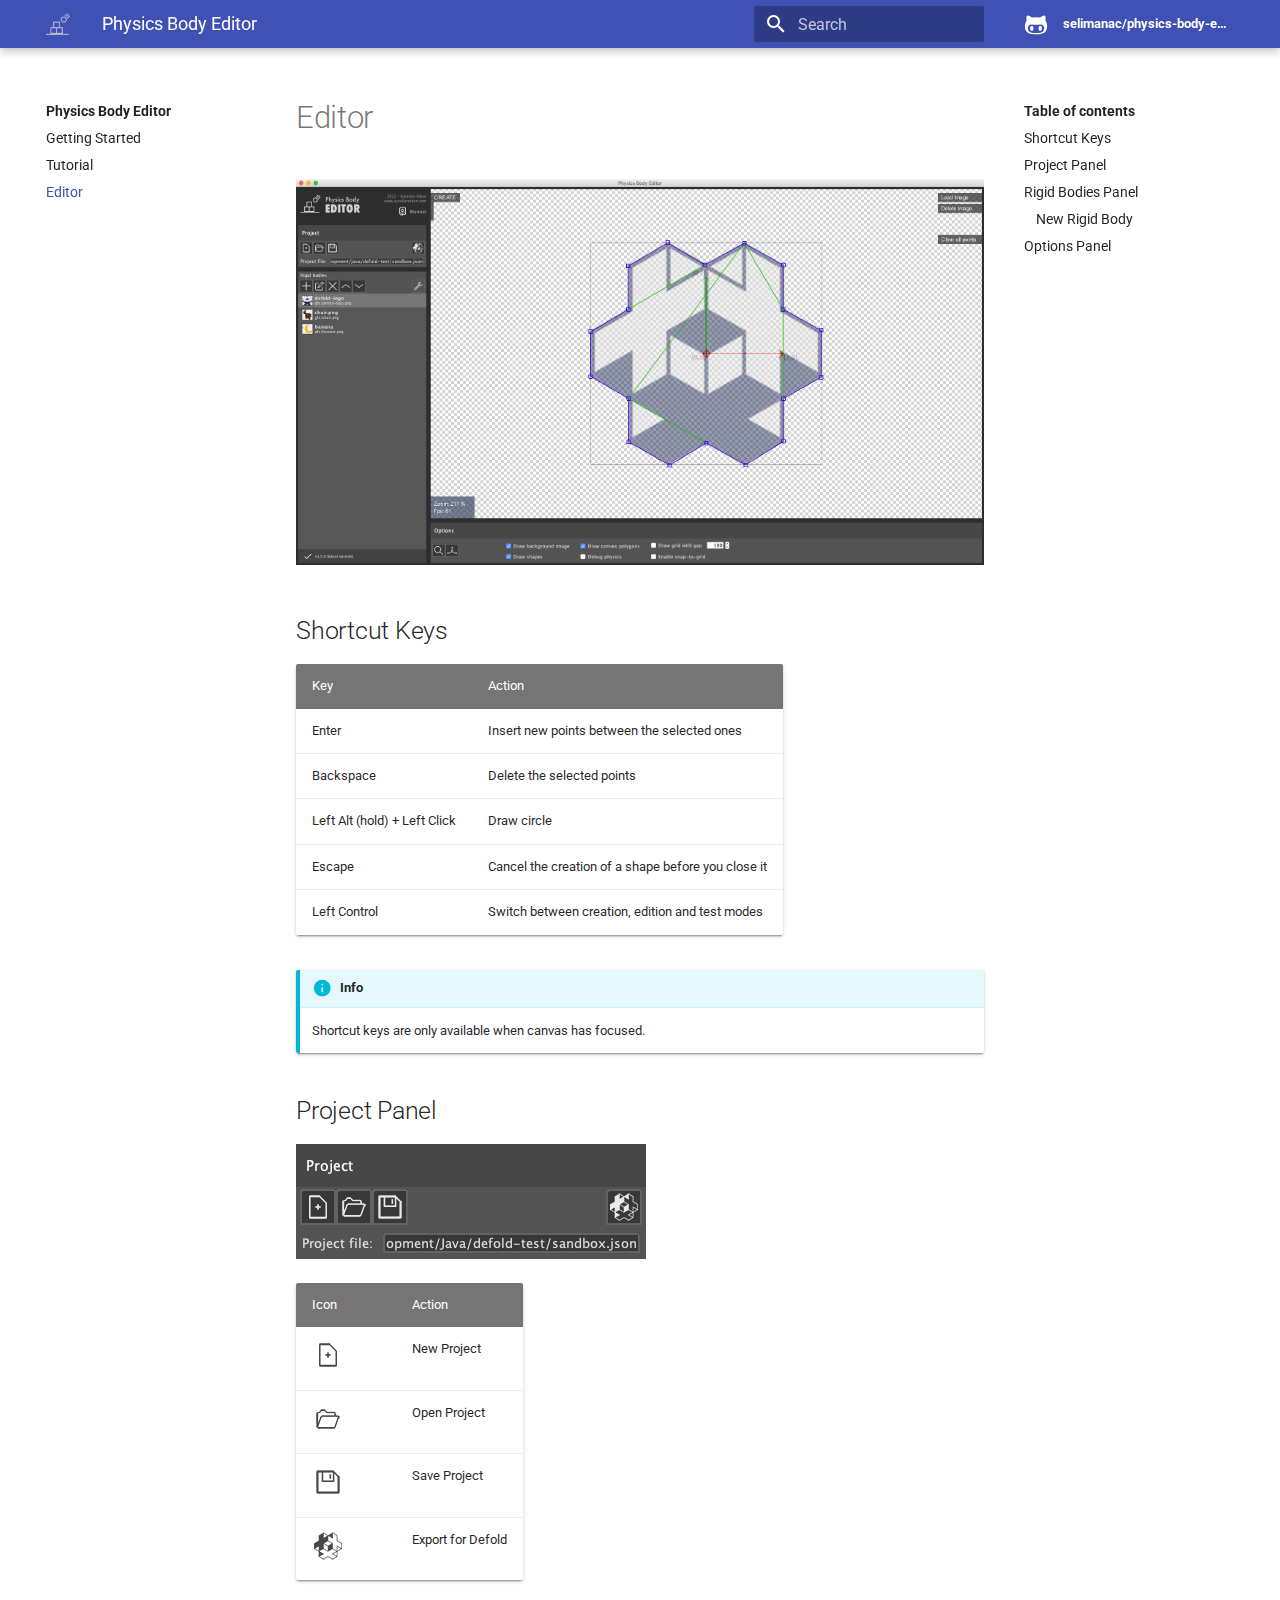
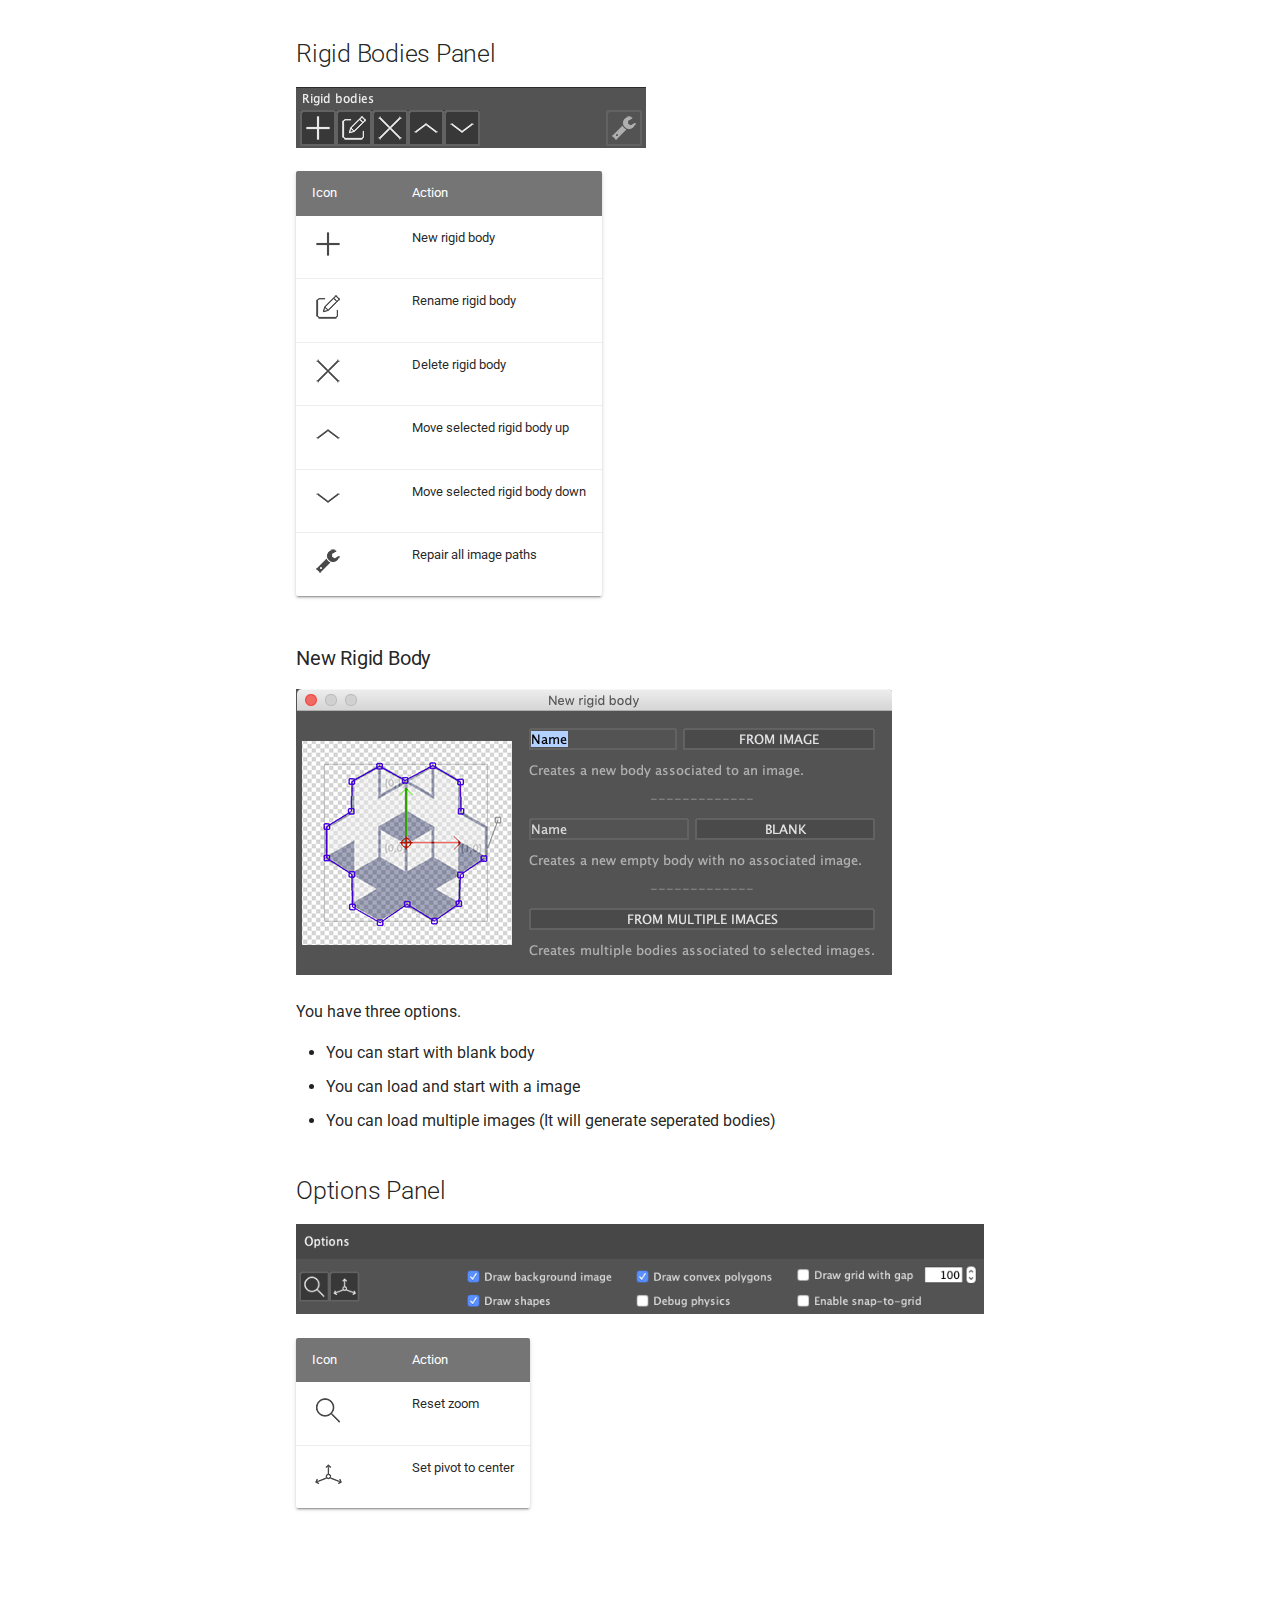
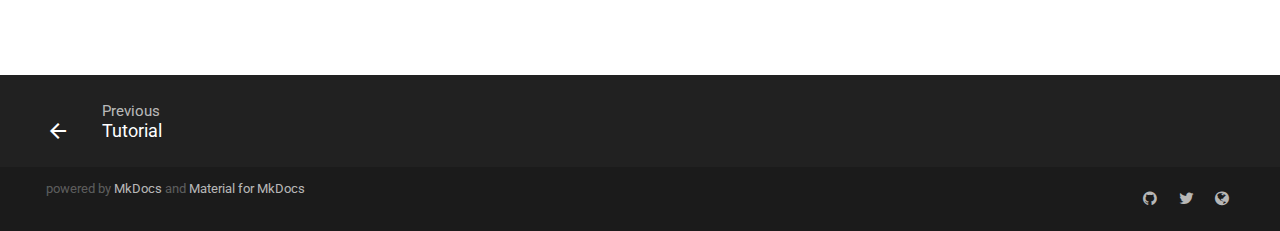
<file: docs/editor/index.html>
<!doctype html><html lang=en class=no-js> <head><meta charset=utf-8><meta name=viewport content="width=device-width,initial-scale=1"><meta http-equiv=x-ua-compatible content="ie=edge"><meta name=description content="Physics Body Editor Manual"><link href=https://selimanac.github.io/physics-body-editor/editor/ rel=canonical><meta name=author content="Selim Anaç"><meta name=lang:clipboard.copy content="Copy to clipboard"><meta name=lang:clipboard.copied content="Copied to clipboard"><meta name=lang:search.language content=en><meta name=lang:search.pipeline.stopwords content=True><meta name=lang:search.pipeline.trimmer content=True><meta name=lang:search.result.none content="No matching documents"><meta name=lang:search.result.one content="1 matching document"><meta name=lang:search.result.other content="# matching documents"><meta name=lang:search.tokenizer content=[\s\-]+><link rel="shortcut icon" href=../assets/images/favicon.png><meta name=generator content="mkdocs-1.0.4, mkdocs-material-4.4.1"><title>Editor</title><link rel=stylesheet href=../assets/stylesheets/application.30686662.css><script src=../assets/javascripts/modernizr.74668098.js></script><link href=https://fonts.gstatic.com rel=preconnect crossorigin><link rel=stylesheet href="https://fonts.googleapis.com/css?family=Roboto:300,400,400i,700|Roboto+Mono&display=fallback"><style>body,input{font-family:"Roboto","Helvetica Neue",Helvetica,Arial,sans-serif}code,kbd,pre{font-family:"Roboto Mono","Courier New",Courier,monospace}</style><link rel=stylesheet href=../assets/fonts/material-icons.css></head> <body dir=ltr> <svg class=md-svg> <defs> <svg xmlns=http://www.w3.org/2000/svg width=416 height=448 viewbox="0 0 416 448" id=__github><path fill=currentColor d="M160 304q0 10-3.125 20.5t-10.75 19T128 352t-18.125-8.5-10.75-19T96 304t3.125-20.5 10.75-19T128 256t18.125 8.5 10.75 19T160 304zm160 0q0 10-3.125 20.5t-10.75 19T288 352t-18.125-8.5-10.75-19T256 304t3.125-20.5 10.75-19T288 256t18.125 8.5 10.75 19T320 304zm40 0q0-30-17.25-51T296 232q-10.25 0-48.75 5.25Q229.5 240 208 240t-39.25-2.75Q130.75 232 120 232q-29.5 0-46.75 21T56 304q0 22 8 38.375t20.25 25.75 30.5 15 35 7.375 37.25 1.75h42q20.5 0 37.25-1.75t35-7.375 30.5-15 20.25-25.75T360 304zm56-44q0 51.75-15.25 82.75-9.5 19.25-26.375 33.25t-35.25 21.5-42.5 11.875-42.875 5.5T212 416q-19.5 0-35.5-.75t-36.875-3.125-38.125-7.5-34.25-12.875T37 371.5t-21.5-28.75Q0 312 0 260q0-59.25 34-99-6.75-20.5-6.75-42.5 0-29 12.75-54.5 27 0 47.5 9.875t47.25 30.875Q171.5 96 212 96q37 0 70 8 26.25-20.5 46.75-30.25T376 64q12.75 25.5 12.75 54.5 0 21.75-6.75 42 34 40 34 99.5z"/></svg> </defs> </svg> <input class=md-toggle data-md-toggle=drawer type=checkbox id=__drawer autocomplete=off> <input class=md-toggle data-md-toggle=search type=checkbox id=__search autocomplete=off> <label class=md-overlay data-md-component=overlay for=__drawer></label> <a href=#shortcut-keys tabindex=1 class=md-skip> Skip to content </a> <header class=md-header data-md-component=header> <nav class="md-header-nav md-grid"> <div class=md-flex> <div class="md-flex__cell md-flex__cell--shrink"> <a href=https://selimanac.github.io/physics-body-editor/ title="Physics Body Editor" class="md-header-nav__button md-logo"> <img src=../img/logo.png width=24 height=24> </a> </div> <div class="md-flex__cell md-flex__cell--shrink"> <label class="md-icon md-icon--menu md-header-nav__button" for=__drawer></label> </div> <div class="md-flex__cell md-flex__cell--stretch"> <div class="md-flex__ellipsis md-header-nav__title" data-md-component=title> <span class=md-header-nav__topic> Physics Body Editor </span> <span class=md-header-nav__topic> Editor </span> </div> </div> <div class="md-flex__cell md-flex__cell--shrink"> <label class="md-icon md-icon--search md-header-nav__button" for=__search></label> <div class=md-search data-md-component=search role=dialog> <label class=md-search__overlay for=__search></label> <div class=md-search__inner role=search> <form class=md-search__form name=search> <input type=text class=md-search__input name=query placeholder=Search autocapitalize=off autocorrect=off autocomplete=off spellcheck=false data-md-component=query data-md-state=active> <label class="md-icon md-search__icon" for=__search></label> <button type=reset class="md-icon md-search__icon" data-md-component=reset tabindex=-1> &#xE5CD; </button> </form> <div class=md-search__output> <div class=md-search__scrollwrap data-md-scrollfix> <div class=md-search-result data-md-component=result> <div class=md-search-result__meta> Type to start searching </div> <ol class=md-search-result__list></ol> </div> </div> </div> </div> </div> </div> <div class="md-flex__cell md-flex__cell--shrink"> <div class=md-header-nav__source> <a href=https://github.com/selimanac/physics-body-editor title="Go to repository" class=md-source data-md-source=github> <div class=md-source__icon> <svg viewbox="0 0 24 24" width=24 height=24> <use xlink:href=#__github width=24 height=24></use> </svg> </div> <div class=md-source__repository> selimanac/physics-body-editor </div> </a> </div> </div> </div> </nav> </header> <div class=md-container> <main class=md-main> <div class="md-main__inner md-grid" data-md-component=container> <div class="md-sidebar md-sidebar--primary" data-md-component=navigation> <div class=md-sidebar__scrollwrap> <div class=md-sidebar__inner> <nav class="md-nav md-nav--primary" data-md-level=0> <label class="md-nav__title md-nav__title--site" for=__drawer> <a href=https://selimanac.github.io/physics-body-editor/ title="Physics Body Editor" class="md-nav__button md-logo"> <img src=../img/logo.png width=48 height=48> </a> Physics Body Editor </label> <div class=md-nav__source> <a href=https://github.com/selimanac/physics-body-editor title="Go to repository" class=md-source data-md-source=github> <div class=md-source__icon> <svg viewbox="0 0 24 24" width=24 height=24> <use xlink:href=#__github width=24 height=24></use> </svg> </div> <div class=md-source__repository> selimanac/physics-body-editor </div> </a> </div> <ul class=md-nav__list data-md-scrollfix> <li class=md-nav__item> <a href=.. title="Getting Started" class=md-nav__link> Getting Started </a> </li> <li class=md-nav__item> <a href=../tutorial/ title=Tutorial class=md-nav__link> Tutorial </a> </li> <li class="md-nav__item md-nav__item--active"> <input class="md-toggle md-nav__toggle" data-md-toggle=toc type=checkbox id=__toc> <label class="md-nav__link md-nav__link--active" for=__toc> Editor </label> <a href=./ title=Editor class="md-nav__link md-nav__link--active"> Editor </a> <nav class="md-nav md-nav--secondary"> <label class=md-nav__title for=__toc>Table of contents</label> <ul class=md-nav__list data-md-scrollfix> <li class=md-nav__item> <a href=#shortcut-keys title="Shortcut Keys" class=md-nav__link> Shortcut Keys </a> </li> <li class=md-nav__item> <a href=#project-panel title="Project Panel" class=md-nav__link> Project Panel </a> </li> <li class=md-nav__item> <a href=#rigid-bodies-panel title="Rigid Bodies Panel" class=md-nav__link> Rigid Bodies Panel </a> <nav class=md-nav> <ul class=md-nav__list> <li class=md-nav__item> <a href=#new-rigid-body title="New Rigid Body" class=md-nav__link> New Rigid Body </a> </li> </ul> </nav> </li> <li class=md-nav__item> <a href=#options-panel title="Options Panel" class=md-nav__link> Options Panel </a> </li> </ul> </nav> </li> </ul> </nav> </div> </div> </div> <div class="md-sidebar md-sidebar--secondary" data-md-component=toc> <div class=md-sidebar__scrollwrap> <div class=md-sidebar__inner> <nav class="md-nav md-nav--secondary"> <label class=md-nav__title for=__toc>Table of contents</label> <ul class=md-nav__list data-md-scrollfix> <li class=md-nav__item> <a href=#shortcut-keys title="Shortcut Keys" class=md-nav__link> Shortcut Keys </a> </li> <li class=md-nav__item> <a href=#project-panel title="Project Panel" class=md-nav__link> Project Panel </a> </li> <li class=md-nav__item> <a href=#rigid-bodies-panel title="Rigid Bodies Panel" class=md-nav__link> Rigid Bodies Panel </a> <nav class=md-nav> <ul class=md-nav__list> <li class=md-nav__item> <a href=#new-rigid-body title="New Rigid Body" class=md-nav__link> New Rigid Body </a> </li> </ul> </nav> </li> <li class=md-nav__item> <a href=#options-panel title="Options Panel" class=md-nav__link> Options Panel </a> </li> </ul> </nav> </div> </div> </div> <div class=md-content> <article class="md-content__inner md-typeset"> <h1>Editor</h1> <p><img alt src=../img/screen.png></p> <h2 id=shortcut-keys>Shortcut Keys<a class=headerlink href=#shortcut-keys title="Permanent link">&para;</a></h2> <table> <thead> <tr> <th>Key</th> <th>Action</th> </tr> </thead> <tbody> <tr> <td>Enter</td> <td>Insert new points between the selected ones</td> </tr> <tr> <td>Backspace</td> <td>Delete the selected points</td> </tr> <tr> <td>Left Alt (hold) + Left Click</td> <td>Draw circle</td> </tr> <tr> <td>Escape</td> <td>Cancel the creation of a shape before you close it</td> </tr> <tr> <td>Left Control</td> <td>Switch between creation, edition and test modes</td> </tr> </tbody> </table> <div class="admonition info"> <p class=admonition-title>Info</p> <p>Shortcut keys are only available when canvas has focused.</p> </div> <h2 id=project-panel>Project Panel<a class=headerlink href=#project-panel title="Permanent link">&para;</a></h2> <p><img alt src=../img/panel_1.png></p> <table> <thead> <tr> <th>Icon</th> <th>Action</th> </tr> </thead> <tbody> <tr> <td><img alt src=../img/ic_newproject.png></td> <td>New Project</td> </tr> <tr> <td><img alt src=../img/ic_open.png></td> <td>Open Project</td> </tr> <tr> <td><img alt src=../img/ic_save.png></td> <td>Save Project</td> </tr> <tr> <td><img alt src=../img/ic_defold.png></td> <td>Export for Defold</td> </tr> </tbody> </table> <h2 id=rigid-bodies-panel>Rigid Bodies Panel<a class=headerlink href=#rigid-bodies-panel title="Permanent link">&para;</a></h2> <p><img alt src=../img/panel_2.png> </p> <table> <thead> <tr> <th>Icon</th> <th>Action</th> </tr> </thead> <tbody> <tr> <td><img alt src=../img/ic_add.png></td> <td>New rigid body</td> </tr> <tr> <td><img alt src=../img/ic_rename.png></td> <td>Rename rigid body</td> </tr> <tr> <td><img alt src=../img/ic_delete.png></td> <td>Delete rigid body</td> </tr> <tr> <td><img alt src=../img/ic_up.png></td> <td>Move selected rigid body up</td> </tr> <tr> <td><img alt src=../img/ic_down.png></td> <td>Move selected rigid body down</td> </tr> <tr> <td><img alt src=../img/ic_wrenc.png></td> <td>Repair all image paths</td> </tr> </tbody> </table> <h3 id=new-rigid-body>New Rigid Body<a class=headerlink href=#new-rigid-body title="Permanent link">&para;</a></h3> <p><img alt src=../img/new_body.png></p> <p>You have three options. </p> <ul> <li>You can start with blank body</li> <li>You can load and start with a image</li> <li>You can load multiple images (It will generate seperated bodies)</li> </ul> <h2 id=options-panel>Options Panel<a class=headerlink href=#options-panel title="Permanent link">&para;</a></h2> <p><img alt src=../img/panel_3.png></p> <table> <thead> <tr> <th>Icon</th> <th>Action</th> </tr> </thead> <tbody> <tr> <td><img alt src=../img/ic_zoom.png></td> <td>Reset zoom</td> </tr> <tr> <td><img alt src=../img/ic_pivot.png></td> <td>Set pivot to center</td> </tr> </tbody> </table> <p style=margin-top:150px;> </p> </article> </div> </div> </main> <footer class=md-footer> <div class=md-footer-nav> <nav class="md-footer-nav__inner md-grid"> <a href=../tutorial/ title=Tutorial class="md-flex md-footer-nav__link md-footer-nav__link--prev" rel=prev> <div class="md-flex__cell md-flex__cell--shrink"> <i class="md-icon md-icon--arrow-back md-footer-nav__button"></i> </div> <div class="md-flex__cell md-flex__cell--stretch md-footer-nav__title"> <span class=md-flex__ellipsis> <span class=md-footer-nav__direction> Previous </span> Tutorial </span> </div> </a> </nav> </div> <div class="md-footer-meta md-typeset"> <div class="md-footer-meta__inner md-grid"> <div class=md-footer-copyright> powered by <a href=https://www.mkdocs.org>MkDocs</a> and <a href=https://squidfunk.github.io/mkdocs-material/ > Material for MkDocs</a> </div> <div class=md-footer-social> <link rel=stylesheet href=../assets/fonts/font-awesome.css> <a href=https://github.com/selimnac class="md-footer-social__link fa fa-github"></a> <a href=https://twitter.com/selimanac class="md-footer-social__link fa fa-twitter"></a> <a href=https://www.selimanac.space class="md-footer-social__link fa fa-globe"></a> </div> </div> </div> </footer> </div> <script src=../assets/javascripts/application.c648116f.js></script> <script>app.initialize({version:"1.0.4",url:{base:".."}})</script> </body> </html>
</file>
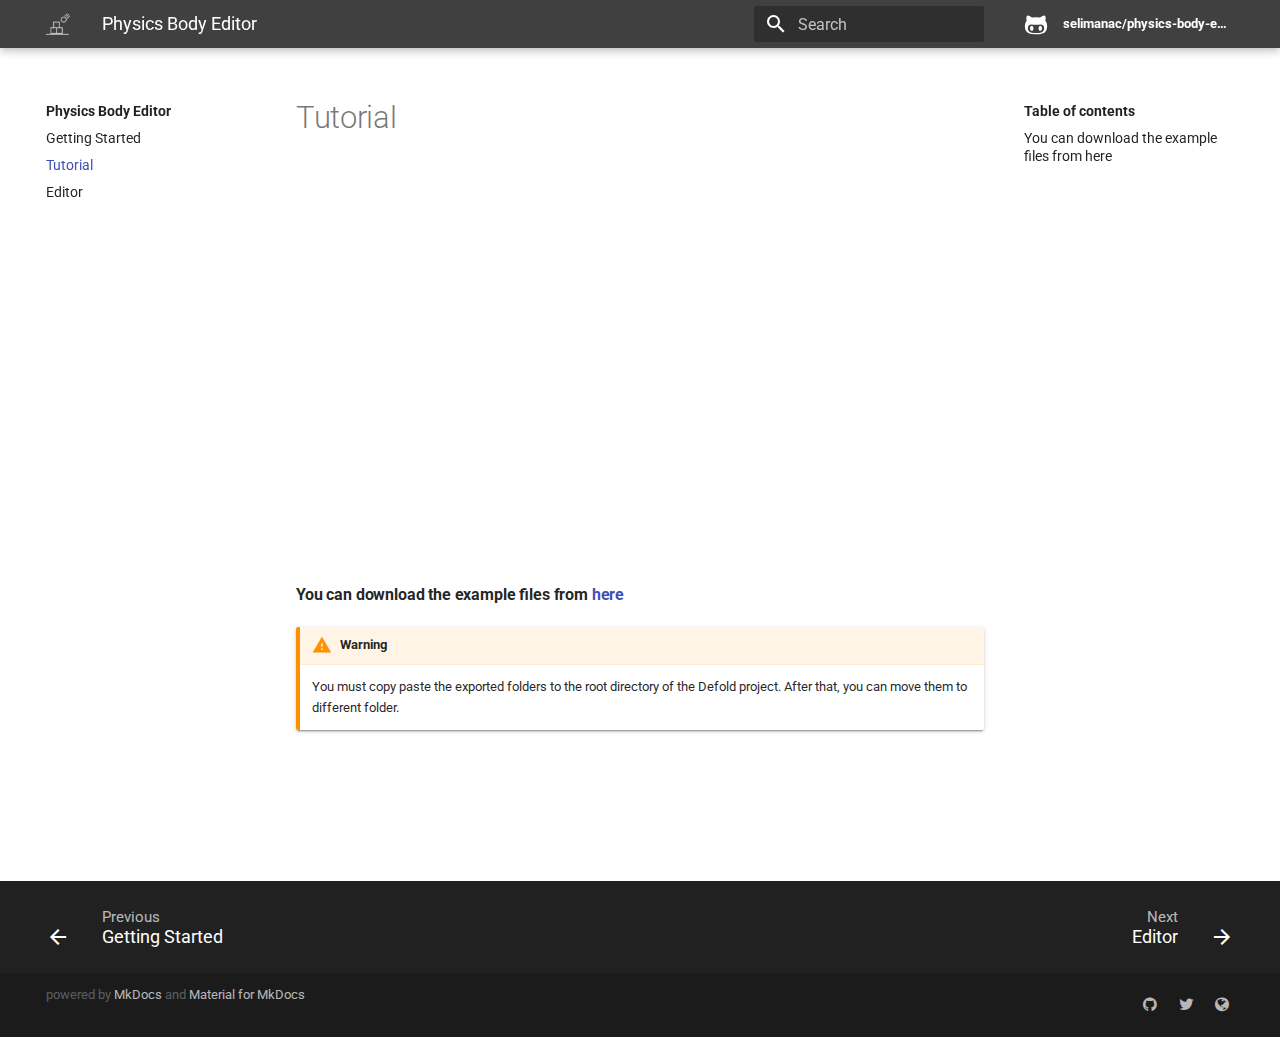
<file: docs/tutorial/index.html>
<!doctype html><html lang=en class=no-js> <head><meta charset=utf-8><meta name=viewport content="width=device-width,initial-scale=1"><meta http-equiv=x-ua-compatible content="ie=edge"><meta name=description content="Physics Body Editor Manual"><link href=https://selimanac.github.io/physics-body-editor/tutorial/ rel=canonical><meta name=author content="Selim Anaç"><meta name=lang:clipboard.copy content="Copy to clipboard"><meta name=lang:clipboard.copied content="Copied to clipboard"><meta name=lang:search.language content=en><meta name=lang:search.pipeline.stopwords content=True><meta name=lang:search.pipeline.trimmer content=True><meta name=lang:search.result.none content="No matching documents"><meta name=lang:search.result.one content="1 matching document"><meta name=lang:search.result.other content="# matching documents"><meta name=lang:search.tokenizer content=[\s\-]+><link rel="shortcut icon" href=../assets/images/favicon.png><meta name=generator content="mkdocs-1.0.4, mkdocs-material-4.4.1"><title>Tutorial</title><link rel=stylesheet href=../assets/stylesheets/application.30686662.css><script src=../assets/javascripts/modernizr.74668098.js></script><link href=https://fonts.gstatic.com rel=preconnect crossorigin><link rel=stylesheet href="https://fonts.googleapis.com/css?family=Roboto:300,400,400i,700|Roboto+Mono&display=fallback"><style>body,input{font-family:"Roboto","Helvetica Neue",Helvetica,Arial,sans-serif}code,kbd,pre{font-family:"Roboto Mono","Courier New",Courier,monospace}</style><link rel=stylesheet href=../assets/fonts/material-icons.css><link rel=stylesheet href=../stylesheets/extra.css></head> <body dir=ltr> <svg class=md-svg> <defs> <svg xmlns=http://www.w3.org/2000/svg width=416 height=448 viewbox="0 0 416 448" id=__github><path fill=currentColor d="M160 304q0 10-3.125 20.5t-10.75 19T128 352t-18.125-8.5-10.75-19T96 304t3.125-20.5 10.75-19T128 256t18.125 8.5 10.75 19T160 304zm160 0q0 10-3.125 20.5t-10.75 19T288 352t-18.125-8.5-10.75-19T256 304t3.125-20.5 10.75-19T288 256t18.125 8.5 10.75 19T320 304zm40 0q0-30-17.25-51T296 232q-10.25 0-48.75 5.25Q229.5 240 208 240t-39.25-2.75Q130.75 232 120 232q-29.5 0-46.75 21T56 304q0 22 8 38.375t20.25 25.75 30.5 15 35 7.375 37.25 1.75h42q20.5 0 37.25-1.75t35-7.375 30.5-15 20.25-25.75T360 304zm56-44q0 51.75-15.25 82.75-9.5 19.25-26.375 33.25t-35.25 21.5-42.5 11.875-42.875 5.5T212 416q-19.5 0-35.5-.75t-36.875-3.125-38.125-7.5-34.25-12.875T37 371.5t-21.5-28.75Q0 312 0 260q0-59.25 34-99-6.75-20.5-6.75-42.5 0-29 12.75-54.5 27 0 47.5 9.875t47.25 30.875Q171.5 96 212 96q37 0 70 8 26.25-20.5 46.75-30.25T376 64q12.75 25.5 12.75 54.5 0 21.75-6.75 42 34 40 34 99.5z"/></svg> </defs> </svg> <input class=md-toggle data-md-toggle=drawer type=checkbox id=__drawer autocomplete=off> <input class=md-toggle data-md-toggle=search type=checkbox id=__search autocomplete=off> <label class=md-overlay data-md-component=overlay for=__drawer></label> <a href=#you-can-download-the-example-files-from-here tabindex=1 class=md-skip> Skip to content </a> <header class=md-header data-md-component=header> <nav class="md-header-nav md-grid"> <div class=md-flex> <div class="md-flex__cell md-flex__cell--shrink"> <a href=https://selimanac.github.io/physics-body-editor/ title="Physics Body Editor" class="md-header-nav__button md-logo"> <img src=../img/logo.png width=24 height=24> </a> </div> <div class="md-flex__cell md-flex__cell--shrink"> <label class="md-icon md-icon--menu md-header-nav__button" for=__drawer></label> </div> <div class="md-flex__cell md-flex__cell--stretch"> <div class="md-flex__ellipsis md-header-nav__title" data-md-component=title> <span class=md-header-nav__topic> Physics Body Editor </span> <span class=md-header-nav__topic> Tutorial </span> </div> </div> <div class="md-flex__cell md-flex__cell--shrink"> <label class="md-icon md-icon--search md-header-nav__button" for=__search></label> <div class=md-search data-md-component=search role=dialog> <label class=md-search__overlay for=__search></label> <div class=md-search__inner role=search> <form class=md-search__form name=search> <input type=text class=md-search__input name=query placeholder=Search autocapitalize=off autocorrect=off autocomplete=off spellcheck=false data-md-component=query data-md-state=active> <label class="md-icon md-search__icon" for=__search></label> <button type=reset class="md-icon md-search__icon" data-md-component=reset tabindex=-1> &#xE5CD; </button> </form> <div class=md-search__output> <div class=md-search__scrollwrap data-md-scrollfix> <div class=md-search-result data-md-component=result> <div class=md-search-result__meta> Type to start searching </div> <ol class=md-search-result__list></ol> </div> </div> </div> </div> </div> </div> <div class="md-flex__cell md-flex__cell--shrink"> <div class=md-header-nav__source> <a href=https://github.com/selimanac/physics-body-editor title="Go to repository" class=md-source data-md-source=github> <div class=md-source__icon> <svg viewbox="0 0 24 24" width=24 height=24> <use xlink:href=#__github width=24 height=24></use> </svg> </div> <div class=md-source__repository> selimanac/physics-body-editor </div> </a> </div> </div> </div> </nav> </header> <div class=md-container> <main class=md-main> <div class="md-main__inner md-grid" data-md-component=container> <div class="md-sidebar md-sidebar--primary" data-md-component=navigation> <div class=md-sidebar__scrollwrap> <div class=md-sidebar__inner> <nav class="md-nav md-nav--primary" data-md-level=0> <label class="md-nav__title md-nav__title--site" for=__drawer> <a href=https://selimanac.github.io/physics-body-editor/ title="Physics Body Editor" class="md-nav__button md-logo"> <img src=../img/logo.png width=48 height=48> </a> Physics Body Editor </label> <div class=md-nav__source> <a href=https://github.com/selimanac/physics-body-editor title="Go to repository" class=md-source data-md-source=github> <div class=md-source__icon> <svg viewbox="0 0 24 24" width=24 height=24> <use xlink:href=#__github width=24 height=24></use> </svg> </div> <div class=md-source__repository> selimanac/physics-body-editor </div> </a> </div> <ul class=md-nav__list data-md-scrollfix> <li class=md-nav__item> <a href=.. title="Getting Started" class=md-nav__link> Getting Started </a> </li> <li class="md-nav__item md-nav__item--active"> <input class="md-toggle md-nav__toggle" data-md-toggle=toc type=checkbox id=__toc> <label class="md-nav__link md-nav__link--active" for=__toc> Tutorial </label> <a href=./ title=Tutorial class="md-nav__link md-nav__link--active"> Tutorial </a> <nav class="md-nav md-nav--secondary"> <label class=md-nav__title for=__toc>Table of contents</label> <ul class=md-nav__list data-md-scrollfix> <li class=md-nav__item> <a href=#you-can-download-the-example-files-from-here title="You can download the example files from here" class=md-nav__link> You can download the example files from here </a> </li> </ul> </nav> </li> <li class=md-nav__item> <a href=../editor/ title=Editor class=md-nav__link> Editor </a> </li> </ul> </nav> </div> </div> </div> <div class="md-sidebar md-sidebar--secondary" data-md-component=toc> <div class=md-sidebar__scrollwrap> <div class=md-sidebar__inner> <nav class="md-nav md-nav--secondary"> <label class=md-nav__title for=__toc>Table of contents</label> <ul class=md-nav__list data-md-scrollfix> <li class=md-nav__item> <a href=#you-can-download-the-example-files-from-here title="You can download the example files from here" class=md-nav__link> You can download the example files from here </a> </li> </ul> </nav> </div> </div> </div> <div class=md-content> <article class="md-content__inner md-typeset"> <h1>Tutorial</h1> <style>.embed-container { position: relative; padding-bottom: 56.25%; height: 0; overflow: hidden; max-width: 100%; } .embed-container iframe, .embed-container object, .embed-container embed { position: absolute; top: 0; left: 0; width: 100%; height: 100%; }</style> <div class=embed-container><iframe src=https://www.youtube.com/embed/-L3_OLw9zbg frameborder=0 allowfullscreen></iframe></div> <h4 id=you-can-download-the-example-files-from-here>You can download the example files from <a href=../files/pbe-example.zip>here</a><a class=headerlink href=#you-can-download-the-example-files-from-here title="Permanent link">&para;</a></h4> <div class="admonition warning"> <p class=admonition-title>Warning</p> <p>You must copy paste the exported folders to the root directory of the Defold project. After that, you can move them to different folder.</p> </div> <p><p style=margin-top:150px;> </p> </p> </article> </div> </div> </main> <footer class=md-footer> <div class=md-footer-nav> <nav class="md-footer-nav__inner md-grid"> <a href=.. title="Getting Started" class="md-flex md-footer-nav__link md-footer-nav__link--prev" rel=prev> <div class="md-flex__cell md-flex__cell--shrink"> <i class="md-icon md-icon--arrow-back md-footer-nav__button"></i> </div> <div class="md-flex__cell md-flex__cell--stretch md-footer-nav__title"> <span class=md-flex__ellipsis> <span class=md-footer-nav__direction> Previous </span> Getting Started </span> </div> </a> <a href=../editor/ title=Editor class="md-flex md-footer-nav__link md-footer-nav__link--next" rel=next> <div class="md-flex__cell md-flex__cell--stretch md-footer-nav__title"> <span class=md-flex__ellipsis> <span class=md-footer-nav__direction> Next </span> Editor </span> </div> <div class="md-flex__cell md-flex__cell--shrink"> <i class="md-icon md-icon--arrow-forward md-footer-nav__button"></i> </div> </a> </nav> </div> <div class="md-footer-meta md-typeset"> <div class="md-footer-meta__inner md-grid"> <div class=md-footer-copyright> powered by <a href=https://www.mkdocs.org>MkDocs</a> and <a href=https://squidfunk.github.io/mkdocs-material/ > Material for MkDocs</a> </div> <div class=md-footer-social> <link rel=stylesheet href=../assets/fonts/font-awesome.css> <a href=https://github.com/selimnac class="md-footer-social__link fa fa-github"></a> <a href=https://twitter.com/selimanac class="md-footer-social__link fa fa-twitter"></a> <a href=https://www.selimanac.space class="md-footer-social__link fa fa-globe"></a> </div> </div> </div> </footer> </div> <script src=../assets/javascripts/application.c648116f.js></script> <script>app.initialize({version:"1.0.4",url:{base:".."}})</script> </body> </html>
</file>
